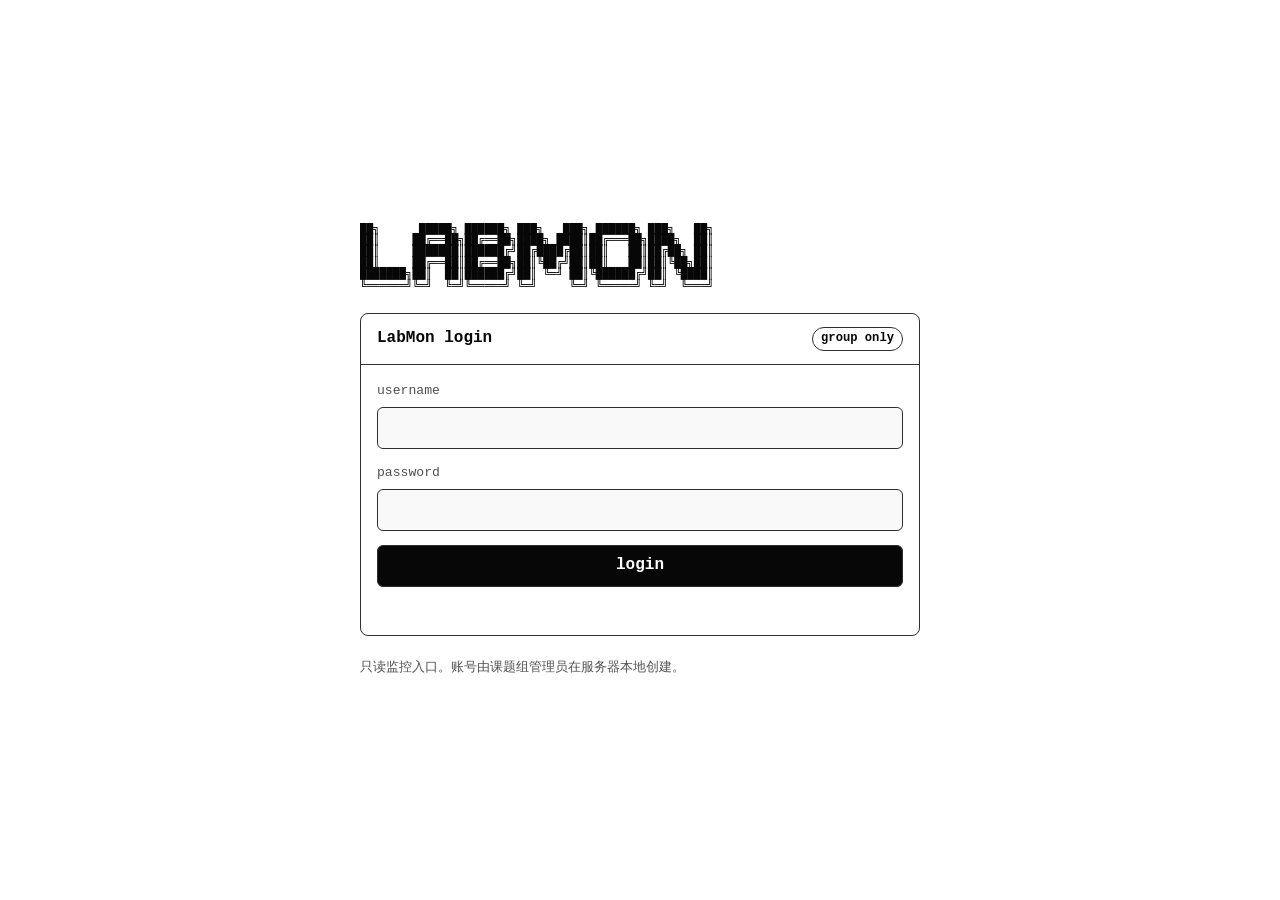
<file: static/login.html>
<!doctype html>
<html lang="zh-CN">
  <head>
    <meta charset="utf-8" />
    <meta name="viewport" content="width=device-width, initial-scale=1" />
    <title>LabMon Login</title>
    <style>
      :root {
        --bg: oklch(1 0 0);
        --paper: oklch(0.982 0 0);
        --ink: oklch(0.13 0 0);
        --muted: oklch(0.43 0 0);
        --line: oklch(0.3 0 0);
        --faint: oklch(0.88 0 0);
        --blue: oklch(0.43 0.08 215);
        --blue-soft: oklch(0.925 0.03 215);
        --red: oklch(0.56 0.175 25);
        color-scheme: light;
      }

      * {
        box-sizing: border-box;
      }

      html {
        min-width: 320px;
        background: var(--bg);
        color: var(--ink);
        font-family: ui-monospace, SFMono-Regular, Menlo, Monaco, Consolas, "Liberation Mono", monospace;
        line-height: 1.45;
      }

      body {
        display: grid;
        min-height: 100vh;
        margin: 0;
        padding: clamp(18px, 4vw, 36px);
        background: var(--bg);
      }

      main {
        display: grid;
        align-content: center;
        gap: 22px;
        width: min(100%, 560px);
        margin: 0 auto;
      }

      h1,
      p,
      pre {
        margin: 0;
      }

      .ascii {
        overflow: hidden;
        color: var(--ink);
        font-size: 0.68rem;
        line-height: 1.05;
        white-space: pre;
      }

      .panel {
        overflow: hidden;
        border: 1px solid var(--line);
        border-radius: 8px;
        background: var(--bg);
      }

      .panel-head {
        display: flex;
        align-items: center;
        justify-content: space-between;
        gap: 12px;
        padding: 13px 16px;
        border-bottom: 1px solid var(--line);
      }

      .panel-head h1 {
        font-size: 1rem;
        line-height: 1.2;
      }

      .badge {
        min-height: 23px;
        border: 1px solid var(--line);
        border-radius: 999px;
        padding: 2px 8px;
        background: var(--bg);
        font-size: 0.76rem;
        font-weight: 750;
      }

      form {
        display: grid;
        gap: 14px;
        padding: 16px;
      }

      label {
        display: grid;
        gap: 7px;
        color: var(--muted);
        font-size: 0.82rem;
      }

      input {
        width: 100%;
        min-height: 42px;
        border: 1px solid var(--line);
        border-radius: 6px;
        padding: 8px 10px;
        background: var(--paper);
        color: var(--ink);
        font: inherit;
        font-size: 0.94rem;
      }

      input:focus {
        outline: 3px solid var(--blue-soft);
        outline-offset: 2px;
      }

      button {
        min-height: 42px;
        border: 1px solid var(--line);
        border-radius: 6px;
        background: var(--ink);
        color: var(--bg);
        font: inherit;
        font-weight: 750;
        cursor: pointer;
      }

      button:hover {
        background: var(--blue);
      }

      button:disabled {
        cursor: wait;
        opacity: 0.65;
      }

      .message {
        min-height: 1.4em;
        color: var(--red);
        font-size: 0.82rem;
      }

      .note {
        color: var(--muted);
        font-size: 0.84rem;
      }

      @media (max-width: 520px) {
        .ascii {
          font-size: 0.47rem;
        }
      }
    </style>
  </head>
  <body>
    <main>
      <pre class="ascii">██╗      █████╗ ██████╗ ███╗   ███╗ ██████╗ ███╗   ██╗
██║     ██╔══██╗██╔══██╗████╗ ████║██╔═══██╗████╗  ██║
██║     ███████║██████╔╝██╔████╔██║██║   ██║██╔██╗ ██║
██║     ██╔══██║██╔══██╗██║╚██╔╝██║██║   ██║██║╚██╗██║
███████╗██║  ██║██████╔╝██║ ╚═╝ ██║╚██████╔╝██║ ╚████║
╚══════╝╚═╝  ╚═╝╚═════╝ ╚═╝     ╚═╝ ╚═════╝ ╚═╝  ╚═══╝</pre>

      <section class="panel">
        <div class="panel-head">
          <h1>LabMon login</h1>
          <span class="badge">group only</span>
        </div>
        <form id="login-form">
          <label>
            username
            <input id="username" name="username" autocomplete="username" required />
          </label>
          <label>
            password
            <input id="password" name="password" type="password" autocomplete="current-password" required />
          </label>
          <button id="login-button" type="submit">login</button>
          <p id="message" class="message" aria-live="polite"></p>
        </form>
      </section>

      <p class="note">只读监控入口。账号由课题组管理员在服务器本地创建。</p>
    </main>

    <script>
      const form = document.querySelector("#login-form");
      const button = document.querySelector("#login-button");
      const message = document.querySelector("#message");
      const params = new URLSearchParams(window.location.search);
      const next = params.get("next") || "/";
      const target = next.startsWith("/") && !next.startsWith("//") ? next : "/";

      form.addEventListener("submit", async (event) => {
        event.preventDefault();
        message.textContent = "";
        button.disabled = true;
        try {
          const response = await fetch("/api/login", {
            method: "POST",
            credentials: "same-origin",
            headers: { "Content-Type": "application/json", Accept: "application/json" },
            body: JSON.stringify({
              username: document.querySelector("#username").value,
              password: document.querySelector("#password").value,
            }),
          });
          if (!response.ok) {
            const payload = await response.json().catch(() => ({}));
            throw new Error(payload.detail?.message || payload.message || "登录失败");
          }
          window.location.assign(target);
        } catch (error) {
          message.textContent = error.message;
        } finally {
          button.disabled = false;
        }
      });
    </script>
  </body>
</html>
</file>
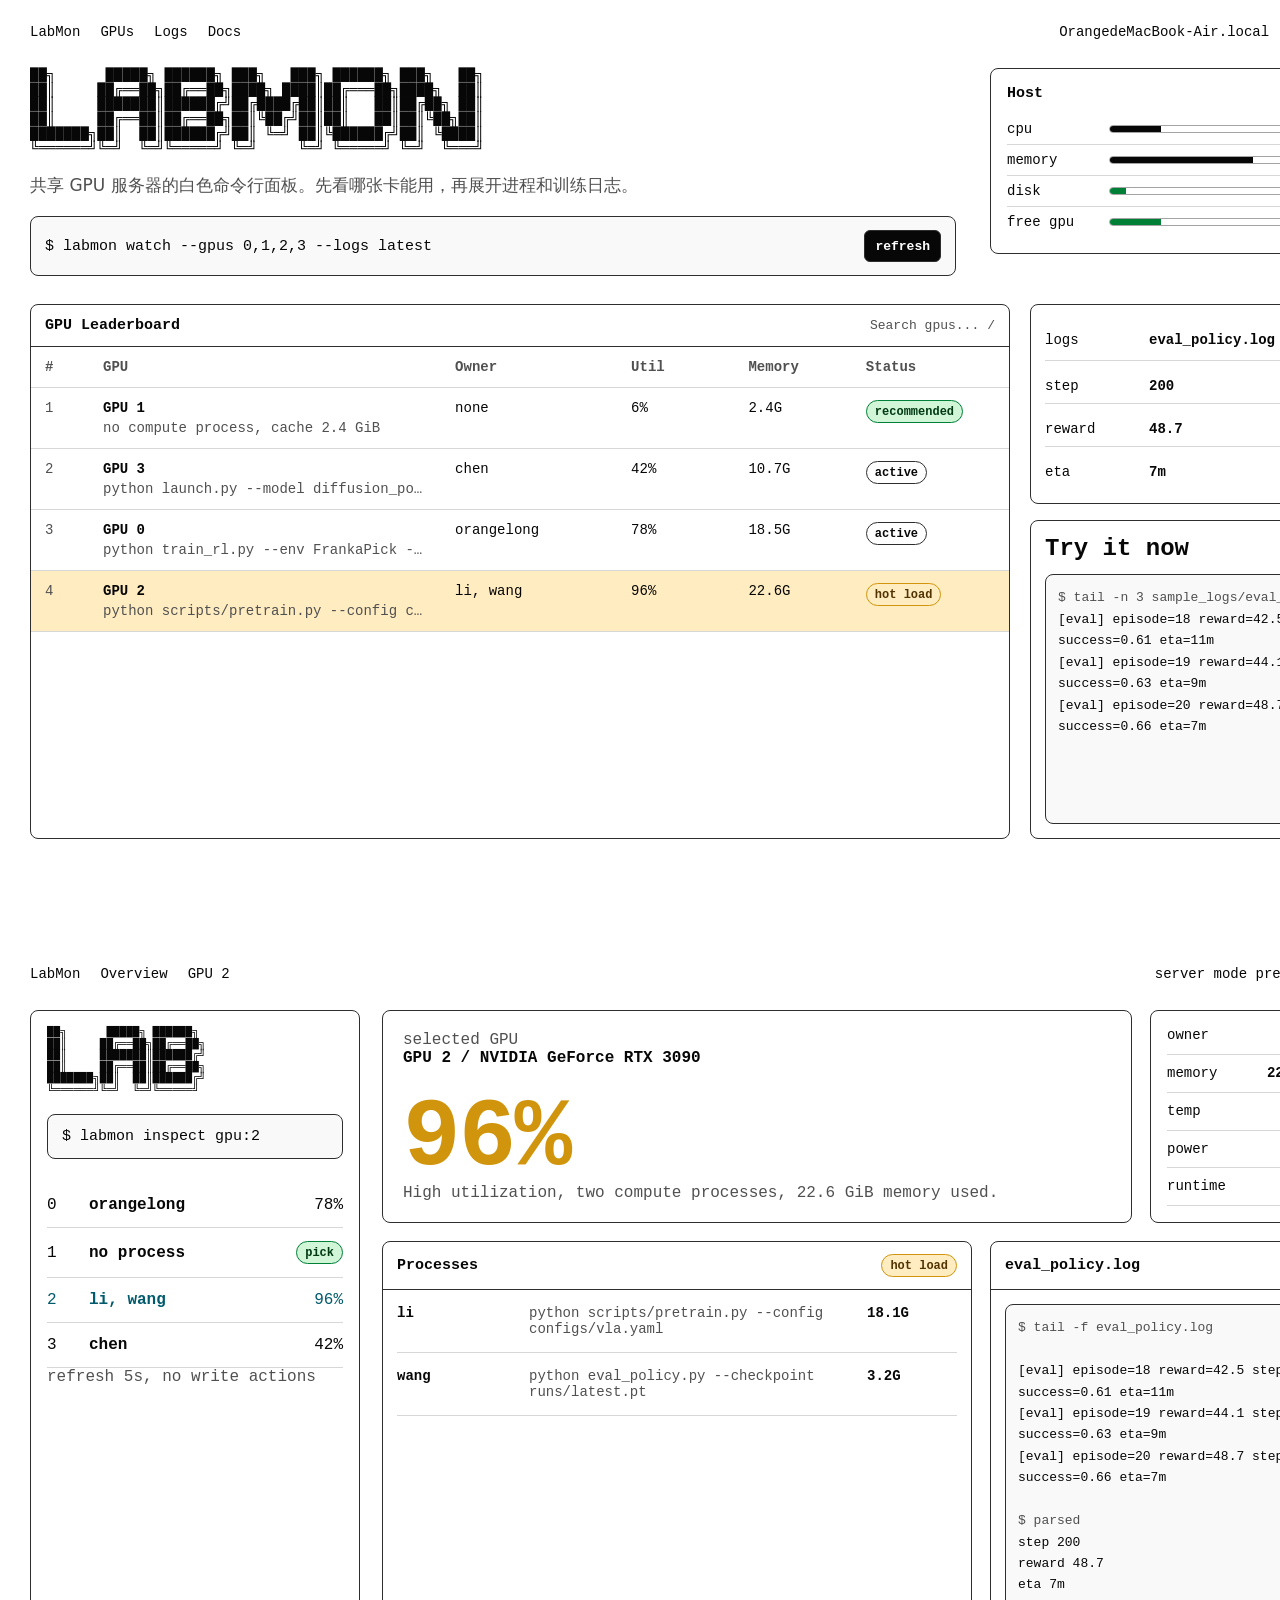
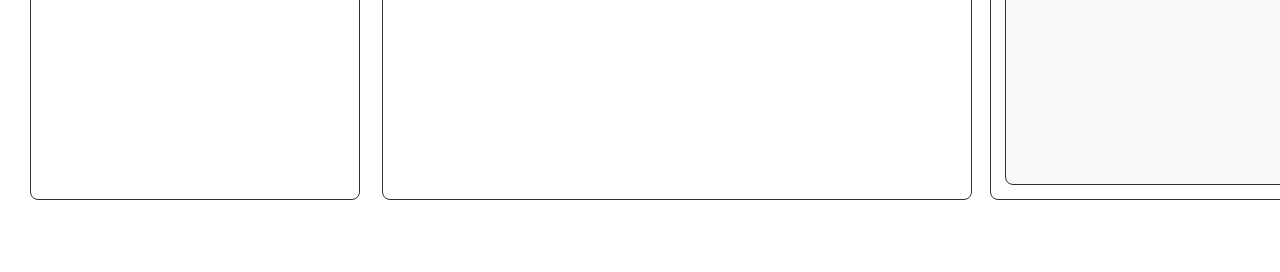
<file: static/designs/skills-white.html>
<!doctype html>
<html lang="zh-CN">
  <head>
    <meta charset="utf-8" />
    <meta name="viewport" content="width=device-width, initial-scale=1" />
    <title>LabMon White CLI Concepts</title>
    <style>
      :root {
        --bg: oklch(1.000 0.000 0);
        --paper: oklch(0.982 0.000 0);
        --ink: oklch(0.130 0.000 0);
        --muted: oklch(0.430 0.000 0);
        --faint: oklch(0.880 0.000 0);
        --line: oklch(0.720 0.000 0);
        --line-strong: oklch(0.300 0.000 0);
        --green: oklch(0.520 0.145 150);
        --green-soft: oklch(0.935 0.055 150);
        --amber: oklch(0.710 0.145 80);
        --amber-soft: oklch(0.948 0.060 85);
        --red: oklch(0.560 0.175 25);
        --red-soft: oklch(0.948 0.045 25);
        --blue: oklch(0.430 0.080 215);
      }

      * {
        box-sizing: border-box;
      }

      html,
      body {
        scrollbar-width: none;
      }

      html::-webkit-scrollbar,
      body::-webkit-scrollbar {
        display: none;
      }

      body {
        margin: 0;
        background: var(--bg);
        color: var(--ink);
        font-family: ui-monospace, SFMono-Regular, Menlo, Monaco, Consolas, "Liberation Mono", monospace;
      }

      .concept {
        width: 1440px;
        height: 900px;
        margin: 0 auto 36px;
        overflow: hidden;
        padding: 24px 30px;
        background: var(--bg);
      }

      .nav {
        display: flex;
        align-items: center;
        justify-content: space-between;
        gap: 18px;
        margin-bottom: 28px;
        font-size: 14px;
      }

      .nav a,
      .nav span {
        color: var(--ink);
        text-decoration: none;
      }

      .nav__links {
        display: flex;
        gap: 20px;
      }

      .hero {
        display: grid;
        grid-template-columns: minmax(0, 1fr) 420px;
        gap: 34px;
        align-items: start;
        margin-bottom: 28px;
      }

      .ascii {
        margin: 0;
        color: var(--ink);
        font-size: 14px;
        line-height: 1.05;
        white-space: pre;
      }

      h1,
      h2,
      h3,
      p {
        margin: 0;
      }

      .tagline {
        max-width: 68ch;
        margin-top: 16px;
        color: var(--muted);
        font-family: Inter, ui-sans-serif, system-ui, -apple-system, BlinkMacSystemFont, "Segoe UI", sans-serif;
        font-size: 17px;
        line-height: 1.55;
      }

      .command {
        display: flex;
        align-items: center;
        justify-content: space-between;
        gap: 12px;
        margin-top: 18px;
        border: 1px solid var(--line-strong);
        border-radius: 8px;
        padding: 13px 14px;
        background: var(--paper);
      }

      .command code {
        color: var(--ink);
        font-size: 15px;
      }

      .command button,
      .plain-button {
        min-height: 32px;
        border: 1px solid var(--line-strong);
        border-radius: 6px;
        background: var(--ink);
        color: var(--bg);
        padding: 5px 10px;
        font: inherit;
        font-size: 13px;
        font-weight: 700;
      }

      .status-box {
        border: 1px solid var(--line-strong);
        border-radius: 8px;
        padding: 16px;
        background: var(--bg);
      }

      .status-box h2 {
        margin-bottom: 12px;
        font-size: 15px;
      }

      .stat-line {
        display: grid;
        grid-template-columns: 92px minmax(0, 1fr) 70px;
        gap: 10px;
        align-items: center;
        padding: 7px 0;
        border-top: 1px solid var(--faint);
        font-size: 14px;
      }

      .stat-line:first-of-type {
        border-top: 0;
      }

      .meter {
        height: 8px;
        border: 1px solid var(--line);
        border-radius: 999px;
        overflow: hidden;
        background: var(--bg);
      }

      .fill {
        width: var(--value);
        height: 100%;
        background: var(--ink);
      }

      .fill.green {
        background: var(--green);
      }

      .fill.amber {
        background: var(--amber);
      }

      .layout {
        display: grid;
        grid-template-columns: minmax(0, 1fr) 380px;
        gap: 20px;
      }

      .panel {
        border: 1px solid var(--line-strong);
        border-radius: 8px;
        background: var(--bg);
      }

      .panel-head {
        display: flex;
        align-items: center;
        justify-content: space-between;
        padding: 12px 14px;
        border-bottom: 1px solid var(--line-strong);
      }

      .panel-head h2 {
        font-size: 15px;
      }

      .search {
        display: flex;
        align-items: center;
        gap: 8px;
        color: var(--muted);
        font-size: 13px;
      }

      table {
        width: 100%;
        border-collapse: collapse;
        table-layout: fixed;
      }

      th,
      td {
        padding: 12px 14px;
        border-bottom: 1px solid var(--faint);
        text-align: left;
        vertical-align: top;
        font-size: 14px;
      }

      th {
        color: var(--muted);
        font-weight: 600;
      }

      .rank {
        width: 58px;
        color: var(--muted);
      }

      .gpu-col {
        width: 36%;
      }

      .owner-col {
        width: 18%;
      }

      .num-col {
        width: 12%;
      }

      .task {
        margin-top: 4px;
        color: var(--muted);
        overflow: hidden;
        text-overflow: ellipsis;
        white-space: nowrap;
      }

      .badge {
        display: inline-flex;
        align-items: center;
        min-height: 23px;
        border: 1px solid var(--line-strong);
        border-radius: 999px;
        padding: 2px 8px;
        color: var(--ink);
        background: var(--bg);
        font-size: 12px;
        font-weight: 700;
        white-space: nowrap;
      }

      .badge.green {
        border-color: var(--green);
        background: var(--green-soft);
        color: oklch(0.300 0.090 150);
      }

      .badge.amber {
        border-color: var(--amber);
        background: var(--amber-soft);
        color: oklch(0.350 0.080 75);
      }

      .row-focus {
        background: var(--amber-soft);
      }

      .side-stack {
        display: grid;
        gap: 16px;
      }

      .log {
        padding: 14px;
      }

      .log-title {
        display: flex;
        align-items: center;
        justify-content: space-between;
        gap: 12px;
        margin-bottom: 12px;
      }

      .terminal {
        height: 250px;
        overflow: hidden;
        border: 1px solid var(--line-strong);
        border-radius: 8px;
        background: var(--paper);
        padding: 12px;
        color: var(--ink);
        font-size: 13px;
        line-height: 1.65;
      }

      .terminal .muted {
        color: var(--muted);
      }

      .directory {
        display: grid;
        gap: 8px;
        padding: 14px;
      }

      .directory-row {
        display: grid;
        grid-template-columns: 92px minmax(0, 1fr) auto;
        gap: 12px;
        align-items: center;
        padding: 9px 0;
        border-bottom: 1px solid var(--faint);
        font-size: 14px;
      }

      .directory-row:last-child {
        border-bottom: 0;
      }

      .muted-text {
        color: var(--muted);
      }

      .concept-b {
        padding: 30px;
      }

      .detail-shell {
        display: grid;
        grid-template-columns: 330px minmax(0, 1fr);
        gap: 22px;
        height: 790px;
      }

      .sidebar {
        display: grid;
        grid-template-rows: auto 1fr auto;
        padding: 16px;
      }

      .sidebar .ascii {
        font-size: 11px;
      }

      .sidebar-list {
        margin-top: 24px;
      }

      .sidebar-item {
        display: grid;
        grid-template-columns: 32px minmax(0, 1fr) auto;
        gap: 10px;
        align-items: center;
        padding: 13px 0;
        border-bottom: 1px solid var(--faint);
      }

      .sidebar-item.active {
        color: var(--blue);
      }

      .detail-main {
        display: grid;
        grid-template-rows: auto 1fr;
        gap: 18px;
      }

      .detail-header {
        display: grid;
        grid-template-columns: minmax(0, 1fr) 260px;
        gap: 18px;
      }

      .big-card {
        padding: 20px;
      }

      .big-number {
        margin-top: 26px;
        font-size: 96px;
        line-height: 0.95;
        font-weight: 850;
        letter-spacing: -0.02em;
      }

      .big-number.green {
        color: var(--green);
      }

      .big-number.amber {
        color: var(--amber);
      }

      .kv {
        display: grid;
        gap: 10px;
        padding: 16px;
      }

      .kv div {
        display: flex;
        justify-content: space-between;
        gap: 14px;
        padding-bottom: 9px;
        border-bottom: 1px solid var(--faint);
        font-size: 14px;
      }

      .detail-grid {
        display: grid;
        grid-template-columns: minmax(0, 1fr) 420px;
        gap: 18px;
        min-height: 0;
      }

      .process-list {
        padding: 14px;
      }

      .process-line {
        display: grid;
        grid-template-columns: 120px minmax(0, 1fr) 90px;
        gap: 12px;
        padding: 15px 0;
        border-bottom: 1px solid var(--faint);
        font-size: 14px;
      }

      .process-line code {
        color: var(--muted);
      }

      .log-large {
        display: grid;
        grid-template-rows: auto 1fr;
        min-height: 0;
      }

      .log-large .terminal {
        height: auto;
        margin: 14px;
      }
    </style>
  </head>
  <body>
    <section id="skills-white-a" class="concept">
      <nav class="nav">
        <div class="nav__links">
          <a href="#">LabMon</a>
          <a href="#">GPUs</a>
          <a href="#">Logs</a>
          <a href="#">Docs</a>
        </div>
        <div class="nav__links">
          <span>OrangedeMacBook-Air.local</span>
          <span>demo</span>
          <span>16:01:28</span>
        </div>
      </nav>

      <header class="hero">
        <div>
          <pre class="ascii">██╗      █████╗ ██████╗ ███╗   ███╗ ██████╗ ███╗   ██╗
██║     ██╔══██╗██╔══██╗████╗ ████║██╔═══██╗████╗  ██║
██║     ███████║██████╔╝██╔████╔██║██║   ██║██╔██╗ ██║
██║     ██╔══██║██╔══██╗██║╚██╔╝██║██║   ██║██║╚██╗██║
███████╗██║  ██║██████╔╝██║ ╚═╝ ██║╚██████╔╝██║ ╚████║
╚══════╝╚═╝  ╚═╝╚═════╝ ╚═╝     ╚═╝ ╚═════╝ ╚═╝  ╚═══╝</pre>
          <p class="tagline">共享 GPU 服务器的白色命令行面板。先看哪张卡能用，再展开进程和训练日志。</p>
          <div class="command">
            <code>$ labmon watch --gpus 0,1,2,3 --logs latest</code>
            <button type="button">refresh</button>
          </div>
        </div>

        <aside class="status-box">
          <h2>Host</h2>
          <div class="stat-line"><span>cpu</span><div class="meter"><div class="fill" style="--value: 25%"></div></div><strong>25%</strong></div>
          <div class="stat-line"><span>memory</span><div class="meter"><div class="fill" style="--value: 71%"></div></div><strong>10.9G</strong></div>
          <div class="stat-line"><span>disk</span><div class="meter"><div class="fill green" style="--value: 8%"></div></div><strong>12.1G</strong></div>
          <div class="stat-line"><span>free gpu</span><div class="meter"><div class="fill green" style="--value: 25%"></div></div><strong>1 / 4</strong></div>
        </aside>
      </header>

      <main class="layout">
        <section class="panel">
          <div class="panel-head">
            <h2>GPU Leaderboard</h2>
            <div class="search"><span>Search gpus...</span><span>/</span></div>
          </div>
          <table>
            <thead>
              <tr>
                <th class="rank">#</th>
                <th class="gpu-col">GPU</th>
                <th class="owner-col">Owner</th>
                <th class="num-col">Util</th>
                <th class="num-col">Memory</th>
                <th>Status</th>
              </tr>
            </thead>
            <tbody>
              <tr>
                <td class="rank">1</td>
                <td><strong>GPU 1</strong><div class="task">no compute process, cache 2.4 GiB</div></td>
                <td>none</td>
                <td>6%</td>
                <td>2.4G</td>
                <td><span class="badge green">recommended</span></td>
              </tr>
              <tr>
                <td class="rank">2</td>
                <td><strong>GPU 3</strong><div class="task">python launch.py --model diffusion_policy</div></td>
                <td>chen</td>
                <td>42%</td>
                <td>10.7G</td>
                <td><span class="badge">active</span></td>
              </tr>
              <tr>
                <td class="rank">3</td>
                <td><strong>GPU 0</strong><div class="task">python train_rl.py --env FrankaPick --gpu 0</div></td>
                <td>orangelong</td>
                <td>78%</td>
                <td>18.5G</td>
                <td><span class="badge">active</span></td>
              </tr>
              <tr class="row-focus">
                <td class="rank">4</td>
                <td><strong>GPU 2</strong><div class="task">python scripts/pretrain.py --config configs/vla.yaml</div></td>
                <td>li, wang</td>
                <td>96%</td>
                <td>22.6G</td>
                <td><span class="badge amber">hot load</span></td>
              </tr>
            </tbody>
          </table>
        </section>

        <aside class="side-stack">
          <section class="panel directory">
            <div class="directory-row"><span>logs</span><strong>eval_policy.log</strong><span class="badge">tail</span></div>
            <div class="directory-row"><span>step</span><strong>200</strong><span>moving</span></div>
            <div class="directory-row"><span>reward</span><strong>48.7</strong><span>+4.6</span></div>
            <div class="directory-row"><span>eta</span><strong>7m</strong><span>recent</span></div>
          </section>

          <section class="panel log">
            <div class="log-title">
              <h2>Try it now</h2>
              <span class="badge">read only</span>
            </div>
            <div class="terminal">
              <div class="muted">$ tail -n 3 sample_logs/eval_policy.log</div>
              <div>[eval] episode=18 reward=42.5 step=180 success=0.61 eta=11m</div>
              <div>[eval] episode=19 reward=44.1 step=190 success=0.63 eta=9m</div>
              <div>[eval] episode=20 reward=48.7 step=200 success=0.66 eta=7m</div>
            </div>
          </section>
        </aside>
      </main>
    </section>

    <section id="skills-white-b" class="concept concept-b">
      <nav class="nav">
        <div class="nav__links">
          <a href="#">LabMon</a>
          <a href="#">Overview</a>
          <a href="#">GPU 2</a>
        </div>
        <div class="nav__links">
          <span>server mode preview</span>
          <span>read only</span>
        </div>
      </nav>

      <main class="detail-shell">
        <aside class="panel sidebar">
          <div>
            <pre class="ascii">██╗      █████╗ ██████╗
██║     ██╔══██╗██╔══██╗
██║     ███████║██████╔╝
██║     ██╔══██║██╔══██╗
███████╗██║  ██║██████╔╝
╚══════╝╚═╝  ╚═╝╚═════╝</pre>
            <div class="command"><code>$ labmon inspect gpu:2</code></div>
            <div class="sidebar-list">
              <div class="sidebar-item"><span>0</span><strong>orangelong</strong><span>78%</span></div>
              <div class="sidebar-item"><span>1</span><strong>no process</strong><span class="badge green">pick</span></div>
              <div class="sidebar-item active"><span>2</span><strong>li, wang</strong><span>96%</span></div>
              <div class="sidebar-item"><span>3</span><strong>chen</strong><span>42%</span></div>
            </div>
          </div>
          <p class="muted-text">refresh 5s, no write actions</p>
        </aside>

        <section class="detail-main">
          <div class="detail-header">
            <article class="panel big-card">
              <p class="muted-text">selected GPU</p>
              <h1>GPU 2 / NVIDIA GeForce RTX 3090</h1>
              <div class="big-number amber">96%</div>
              <p class="muted-text">High utilization, two compute processes, 22.6 GiB memory used.</p>
            </article>

            <aside class="panel kv">
              <div><span>owner</span><strong>li, wang</strong></div>
              <div><span>memory</span><strong>22.6 / 24.0 GiB</strong></div>
              <div><span>temp</span><strong>72 C</strong></div>
              <div><span>power</span><strong>337 / 350 W</strong></div>
              <div><span>runtime</span><strong>5h 9m</strong></div>
            </aside>
          </div>

          <div class="detail-grid">
            <section class="panel process-list">
              <div class="panel-head" style="margin: -14px -14px 0">
                <h2>Processes</h2>
                <span class="badge amber">hot load</span>
              </div>
              <div class="process-line"><strong>li</strong><code>python scripts/pretrain.py --config configs/vla.yaml</code><strong>18.1G</strong></div>
              <div class="process-line"><strong>wang</strong><code>python eval_policy.py --checkpoint runs/latest.pt</code><strong>3.2G</strong></div>
            </section>

            <section class="panel log-large">
              <div class="panel-head">
                <h2>eval_policy.log</h2>
                <span class="badge">tail</span>
              </div>
              <div class="terminal">
                <div class="muted">$ tail -f eval_policy.log</div>
                <br />
                <div>[eval] episode=18 reward=42.5 step=180 success=0.61 eta=11m</div>
                <div>[eval] episode=19 reward=44.1 step=190 success=0.63 eta=9m</div>
                <div>[eval] episode=20 reward=48.7 step=200 success=0.66 eta=7m</div>
                <br />
                <div class="muted">$ parsed</div>
                <div>step 200</div>
                <div>reward 48.7</div>
                <div>eta 7m</div>
              </div>
            </section>
          </div>
        </section>
      </main>
    </section>
  </body>
</html>
</file>
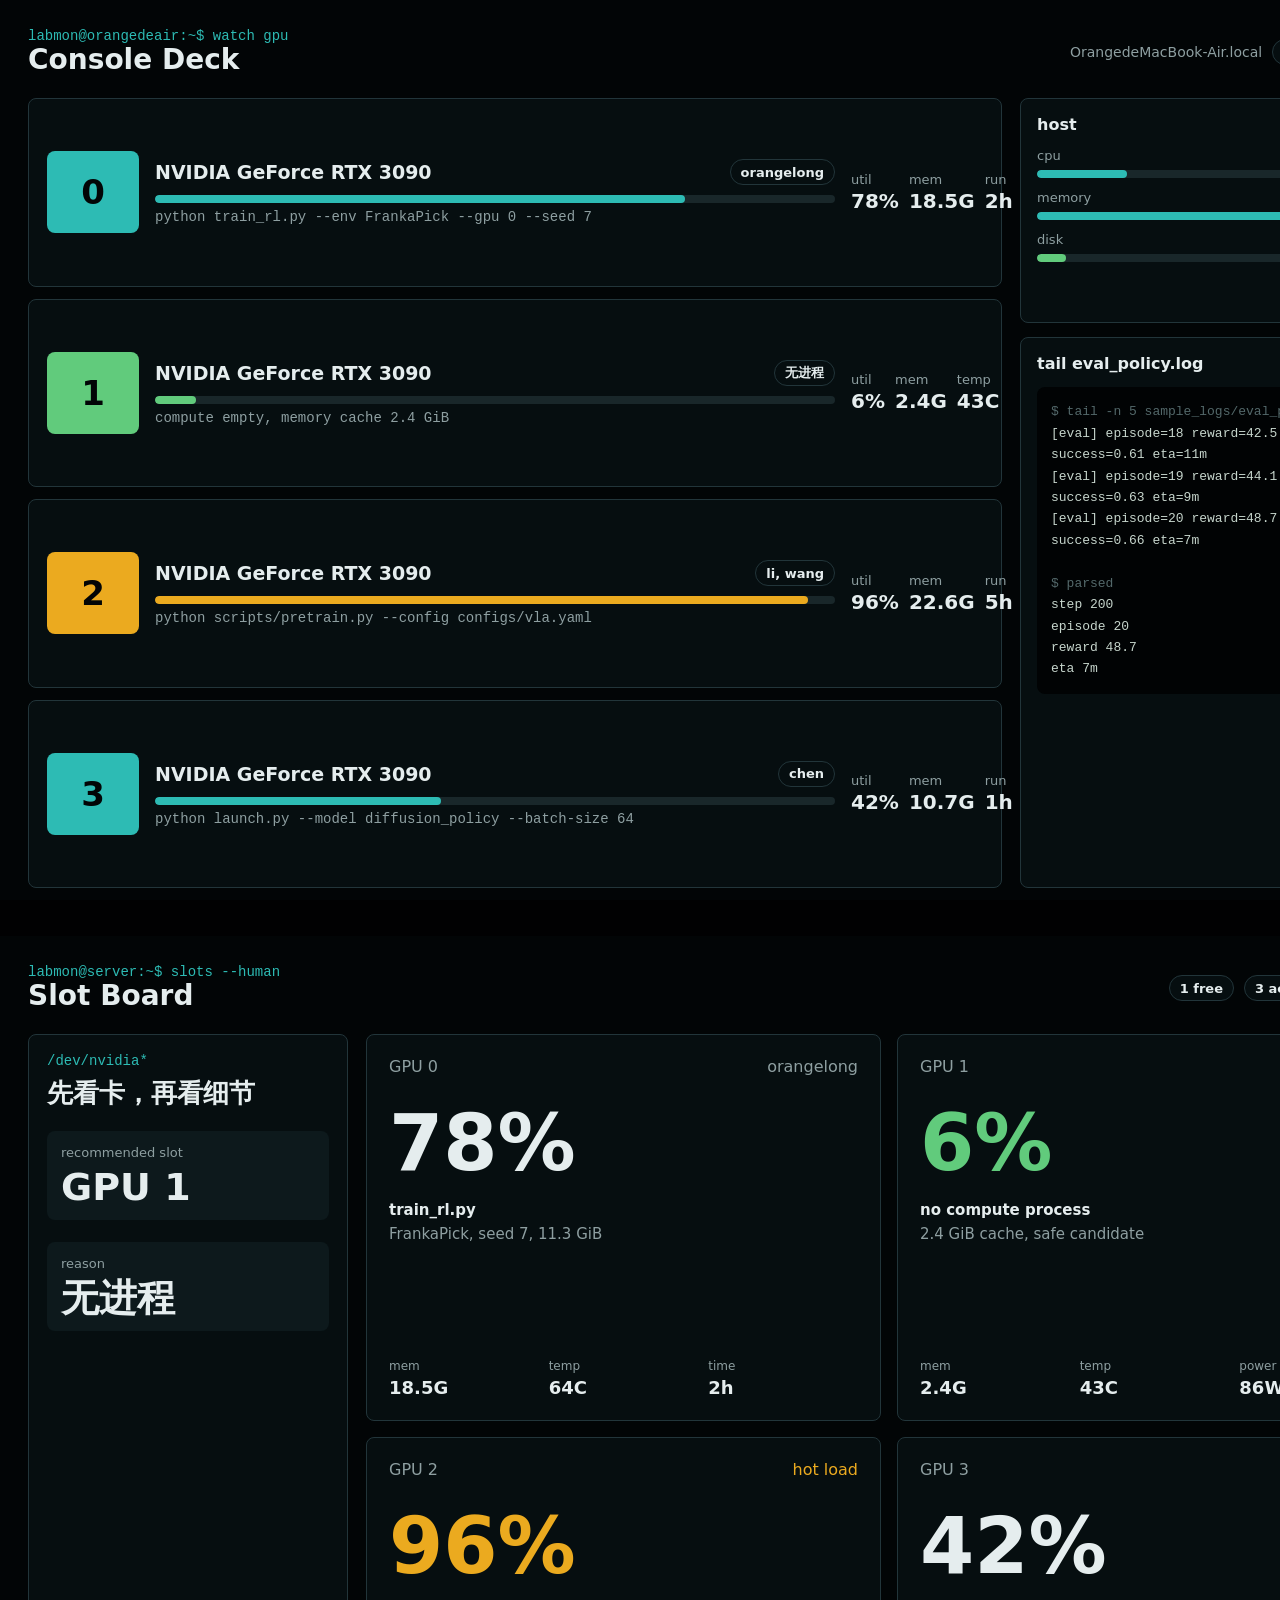
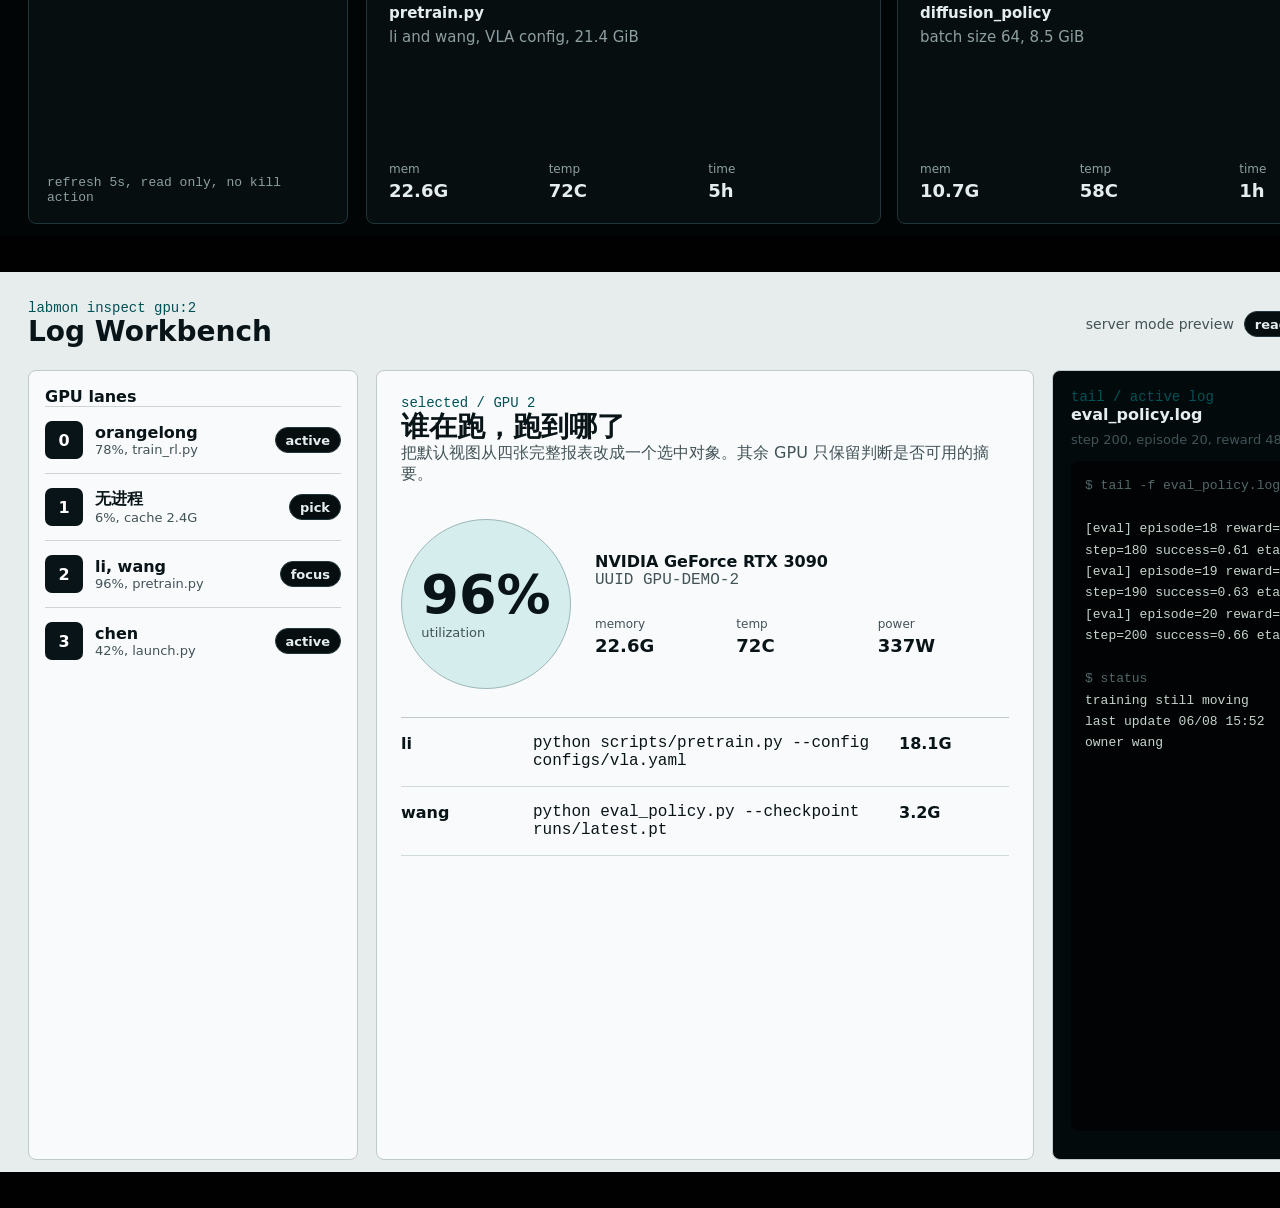
<file: static/designs/terminal-concepts.html>
<!doctype html>
<html lang="zh-CN">
  <head>
    <meta charset="utf-8" />
    <meta name="viewport" content="width=device-width, initial-scale=1" />
    <title>LabMon Terminal Concepts</title>
    <style>
      :root {
        --ink: oklch(0.940 0.008 205);
        --muted: oklch(0.690 0.020 205);
        --dim: oklch(0.500 0.025 205);
        --bg: oklch(0.110 0.010 215);
        --panel: oklch(0.155 0.014 215);
        --panel-2: oklch(0.205 0.018 215);
        --line: oklch(0.315 0.026 215);
        --teal: oklch(0.720 0.115 190);
        --green: oklch(0.760 0.150 150);
        --amber: oklch(0.780 0.155 80);
        --red: oklch(0.670 0.175 25);
        --blue: oklch(0.710 0.100 230);
        --surface-light: oklch(0.940 0.006 210);
        --ink-light: oklch(0.180 0.018 215);
        --muted-light: oklch(0.430 0.022 215);
      }

      * {
        box-sizing: border-box;
      }

      body {
        margin: 0;
        background: oklch(0.070 0.006 215);
        color: var(--ink);
        font-family: Inter, ui-sans-serif, system-ui, -apple-system, BlinkMacSystemFont, "Segoe UI", sans-serif;
        scrollbar-width: none;
      }

      body::-webkit-scrollbar {
        display: none;
      }

      .concept {
        width: 1440px;
        height: 900px;
        margin: 0 auto 36px;
        padding: 28px;
        overflow: hidden;
        background: var(--bg);
      }

      .mono {
        font-family: ui-monospace, SFMono-Regular, Menlo, Monaco, Consolas, "Liberation Mono", monospace;
      }

      .prompt {
        color: var(--teal);
        font-family: ui-monospace, SFMono-Regular, Menlo, Monaco, Consolas, "Liberation Mono", monospace;
        font-size: 14px;
        letter-spacing: 0;
      }

      .top {
        display: flex;
        align-items: center;
        justify-content: space-between;
        gap: 20px;
        margin-bottom: 22px;
      }

      h1,
      h2,
      h3,
      p {
        margin: 0;
      }

      h1 {
        font-size: 28px;
        line-height: 1.15;
        letter-spacing: 0;
      }

      h2 {
        font-size: 16px;
        letter-spacing: 0;
      }

      .meta {
        display: flex;
        align-items: center;
        gap: 10px;
        color: var(--muted);
        font-size: 14px;
      }

      .pill {
        display: inline-flex;
        align-items: center;
        min-height: 26px;
        border: 1px solid var(--line);
        border-radius: 999px;
        padding: 3px 10px;
        color: var(--ink);
        background: var(--panel);
        font-size: 13px;
        font-weight: 700;
      }

      .panel {
        border: 1px solid var(--line);
        border-radius: 8px;
        background: var(--panel);
      }

      .bar {
        height: 8px;
        overflow: hidden;
        border-radius: 999px;
        background: oklch(0.260 0.020 215);
      }

      .fill {
        width: var(--value);
        height: 100%;
        border-radius: inherit;
        background: var(--teal);
      }

      .fill.hot {
        background: var(--amber);
      }

      .fill.free {
        background: var(--green);
      }

      .grid-a {
        display: grid;
        grid-template-columns: minmax(0, 1fr) 392px;
        gap: 18px;
        height: 790px;
      }

      .gpu-stack {
        display: grid;
        gap: 12px;
      }

      .gpu-row {
        display: grid;
        grid-template-columns: 92px minmax(0, 1fr) 132px;
        gap: 16px;
        align-items: center;
        padding: 18px;
      }

      .slot {
        display: grid;
        place-items: center;
        height: 82px;
        border-radius: 8px;
        color: var(--bg);
        background: var(--teal);
        font-size: 34px;
        font-weight: 850;
        font-variant-numeric: tabular-nums;
      }

      .slot.free {
        background: var(--green);
      }

      .slot.hot {
        background: var(--amber);
      }

      .gpu-main {
        min-width: 0;
      }

      .gpu-title {
        display: flex;
        align-items: center;
        justify-content: space-between;
        gap: 14px;
        margin-bottom: 10px;
      }

      .gpu-title strong {
        font-size: 19px;
      }

      .gpu-sub {
        margin-top: 6px;
        color: var(--muted);
        font-size: 14px;
        overflow: hidden;
        text-overflow: ellipsis;
        white-space: nowrap;
      }

      .gpu-metrics {
        display: grid;
        grid-template-columns: repeat(3, 1fr);
        gap: 10px;
        color: var(--muted);
        font-size: 13px;
      }

      .gpu-metrics strong {
        display: block;
        margin-top: 2px;
        color: var(--ink);
        font-size: 20px;
        font-variant-numeric: tabular-nums;
      }

      .right-column {
        display: grid;
        gap: 14px;
        grid-template-rows: 225px 1fr;
        min-height: 0;
      }

      .host-panel {
        padding: 16px;
      }

      .host-panel h2,
      .log-panel h2 {
        margin-bottom: 14px;
      }

      .meter {
        display: grid;
        gap: 7px;
        margin-top: 12px;
      }

      .meter-row {
        display: flex;
        justify-content: space-between;
        color: var(--muted);
        font-size: 13px;
      }

      .meter-row strong {
        color: var(--ink);
      }

      .log-panel {
        min-height: 0;
        padding: 16px;
      }

      .terminal {
        min-height: 0;
        border-radius: 8px;
        background: oklch(0.090 0.010 215);
        color: oklch(0.860 0.020 160);
        padding: 14px;
        font-size: 13px;
        line-height: 1.65;
        overflow: hidden;
      }

      .terminal .muted-line {
        color: var(--dim);
      }

      .grid-b {
        display: grid;
        grid-template-columns: 320px minmax(0, 1fr);
        gap: 18px;
        height: 790px;
      }

      .nav-rail {
        display: grid;
        grid-template-rows: auto 1fr auto;
        padding: 18px;
      }

      .nav-rail h1 {
        margin-top: 10px;
        font-size: 26px;
      }

      .summary-tile {
        margin-top: 22px;
        padding: 14px;
        border-radius: 8px;
        background: var(--panel-2);
      }

      .summary-tile span {
        display: block;
        color: var(--muted);
        font-size: 13px;
      }

      .summary-tile strong {
        display: block;
        margin-top: 8px;
        color: var(--ink);
        font-size: 38px;
        line-height: 1;
      }

      .slot-board {
        display: grid;
        grid-template-columns: repeat(2, minmax(0, 1fr));
        gap: 16px;
      }

      .slot-card {
        display: grid;
        grid-template-rows: auto 1fr auto;
        min-height: 380px;
        padding: 22px;
      }

      .slot-card .slot-head {
        display: flex;
        justify-content: space-between;
        gap: 12px;
        color: var(--muted);
      }

      .slot-card .big {
        margin-top: 28px;
        font-size: 78px;
        line-height: 1;
        font-weight: 850;
        font-variant-numeric: tabular-nums;
      }

      .slot-card .task {
        margin-top: 16px;
        color: var(--muted);
        font-size: 15px;
        line-height: 1.6;
      }

      .task strong {
        color: var(--ink);
      }

      .slot-foot {
        display: grid;
        grid-template-columns: repeat(3, 1fr);
        gap: 10px;
        margin-top: 24px;
      }

      .slot-foot span {
        color: var(--muted);
        font-size: 12px;
      }

      .slot-foot strong {
        display: block;
        margin-top: 3px;
        color: var(--ink);
        font-size: 18px;
      }

      .concept-c {
        background: var(--surface-light);
        color: var(--ink-light);
      }

      .concept-c .prompt {
        color: oklch(0.390 0.080 200);
      }

      .concept-c .meta,
      .concept-c .gpu-sub,
      .concept-c .meter-row,
      .concept-c .workbench-sub,
      .concept-c .log-note {
        color: var(--muted-light);
      }

      .concept-c .slot-foot span {
        color: var(--muted-light);
      }

      .concept-c .slot-foot strong {
        color: var(--ink-light);
      }

      .grid-c {
        display: grid;
        grid-template-columns: 330px minmax(0, 1fr) 360px;
        gap: 18px;
        height: 790px;
      }

      .light-panel {
        border: 1px solid oklch(0.830 0.010 210);
        border-radius: 8px;
        background: oklch(0.985 0.002 210);
      }

      .lane-list {
        padding: 16px;
      }

      .lane {
        display: grid;
        grid-template-columns: 38px minmax(0, 1fr) auto;
        gap: 12px;
        align-items: center;
        padding: 14px 0;
        border-top: 1px solid oklch(0.865 0.010 210);
      }

      .lane:first-child {
        border-top: 0;
      }

      .lane-num {
        display: grid;
        place-items: center;
        width: 38px;
        height: 38px;
        border-radius: 7px;
        background: var(--ink-light);
        color: white;
        font-weight: 850;
      }

      .lane strong {
        display: block;
      }

      .lane p {
        color: var(--muted-light);
        font-size: 13px;
      }

      .workbench {
        padding: 24px;
      }

      .selected-gpu {
        display: grid;
        grid-template-columns: 170px 1fr;
        gap: 24px;
        align-items: center;
        margin-top: 34px;
      }

      .dial {
        display: grid;
        place-items: center;
        width: 170px;
        height: 170px;
        border: 1px solid oklch(0.760 0.030 200);
        border-radius: 50%;
        background: oklch(0.930 0.025 200);
      }

      .dial strong {
        font-size: 54px;
        line-height: 1;
      }

      .dial span {
        color: var(--muted-light);
        font-size: 13px;
      }

      .process-large {
        margin-top: 28px;
        border-top: 1px solid oklch(0.830 0.010 210);
      }

      .process-large div {
        display: grid;
        grid-template-columns: 120px minmax(0, 1fr) 110px;
        gap: 12px;
        padding: 16px 0;
        border-bottom: 1px solid oklch(0.880 0.010 210);
      }

      .log-workbench {
        padding: 18px;
        background: oklch(0.135 0.014 215);
        color: var(--ink);
      }

      .log-workbench .terminal {
        height: 670px;
        margin-top: 14px;
      }

      .log-note {
        margin-top: 8px;
        font-size: 13px;
      }

      @media (max-width: 900px) {
        .concept {
          width: 100%;
          height: auto;
        }
      }
    </style>
  </head>
  <body>
    <section id="concept-a" class="concept">
      <div class="top">
        <div>
          <p class="prompt">labmon@orangedeair:~$ watch gpu</p>
          <h1>Console Deck</h1>
        </div>
        <div class="meta">
          <span>OrangedeMacBook-Air.local</span>
          <span class="pill">demo</span>
          <span class="mono">16:01:28</span>
        </div>
      </div>

      <div class="grid-a">
        <div class="gpu-stack">
          <article class="panel gpu-row">
            <div class="slot">0</div>
            <div class="gpu-main">
              <div class="gpu-title">
                <strong>NVIDIA GeForce RTX 3090</strong>
                <span class="pill">orangelong</span>
              </div>
              <div class="bar"><div class="fill" style="--value: 78%"></div></div>
              <p class="gpu-sub mono">python train_rl.py --env FrankaPick --gpu 0 --seed 7</p>
            </div>
            <div class="gpu-metrics">
              <span>util<strong>78%</strong></span>
              <span>mem<strong>18.5G</strong></span>
              <span>run<strong>2h</strong></span>
            </div>
          </article>

          <article class="panel gpu-row">
            <div class="slot free">1</div>
            <div class="gpu-main">
              <div class="gpu-title">
                <strong>NVIDIA GeForce RTX 3090</strong>
                <span class="pill">无进程</span>
              </div>
              <div class="bar"><div class="fill free" style="--value: 6%"></div></div>
              <p class="gpu-sub mono">compute empty, memory cache 2.4 GiB</p>
            </div>
            <div class="gpu-metrics">
              <span>util<strong>6%</strong></span>
              <span>mem<strong>2.4G</strong></span>
              <span>temp<strong>43C</strong></span>
            </div>
          </article>

          <article class="panel gpu-row">
            <div class="slot hot">2</div>
            <div class="gpu-main">
              <div class="gpu-title">
                <strong>NVIDIA GeForce RTX 3090</strong>
                <span class="pill">li, wang</span>
              </div>
              <div class="bar"><div class="fill hot" style="--value: 96%"></div></div>
              <p class="gpu-sub mono">python scripts/pretrain.py --config configs/vla.yaml</p>
            </div>
            <div class="gpu-metrics">
              <span>util<strong>96%</strong></span>
              <span>mem<strong>22.6G</strong></span>
              <span>run<strong>5h</strong></span>
            </div>
          </article>

          <article class="panel gpu-row">
            <div class="slot">3</div>
            <div class="gpu-main">
              <div class="gpu-title">
                <strong>NVIDIA GeForce RTX 3090</strong>
                <span class="pill">chen</span>
              </div>
              <div class="bar"><div class="fill" style="--value: 42%"></div></div>
              <p class="gpu-sub mono">python launch.py --model diffusion_policy --batch-size 64</p>
            </div>
            <div class="gpu-metrics">
              <span>util<strong>42%</strong></span>
              <span>mem<strong>10.7G</strong></span>
              <span>run<strong>1h</strong></span>
            </div>
          </article>
        </div>

        <aside class="right-column">
          <section class="panel host-panel">
            <h2>host</h2>
            <div class="meter">
              <div class="meter-row"><span>cpu</span><strong>25%</strong></div>
              <div class="bar"><div class="fill" style="--value: 25%"></div></div>
            </div>
            <div class="meter">
              <div class="meter-row"><span>memory</span><strong>10.9 / 24 GiB</strong></div>
              <div class="bar"><div class="fill" style="--value: 71%"></div></div>
            </div>
            <div class="meter">
              <div class="meter-row"><span>disk</span><strong>12.1 / 460 GiB</strong></div>
              <div class="bar"><div class="fill free" style="--value: 8%"></div></div>
            </div>
          </section>

          <section class="panel log-panel">
            <h2>tail eval_policy.log</h2>
            <div class="terminal mono">
              <div class="muted-line">$ tail -n 5 sample_logs/eval_policy.log</div>
              <div>[eval] episode=18 reward=42.5 step=180 success=0.61 eta=11m</div>
              <div>[eval] episode=19 reward=44.1 step=190 success=0.63 eta=9m</div>
              <div>[eval] episode=20 reward=48.7 step=200 success=0.66 eta=7m</div>
              <br />
              <div class="muted-line">$ parsed</div>
              <div>step 200</div>
              <div>episode 20</div>
              <div>reward 48.7</div>
              <div>eta 7m</div>
            </div>
          </section>
        </aside>
      </div>
    </section>

    <section id="concept-b" class="concept">
      <div class="top">
        <div>
          <p class="prompt">labmon@server:~$ slots --human</p>
          <h1>Slot Board</h1>
        </div>
        <div class="meta">
          <span class="pill">1 free</span>
          <span class="pill">3 active</span>
          <span class="pill">0 alerts</span>
        </div>
      </div>

      <div class="grid-b">
        <aside class="panel nav-rail">
          <div>
            <p class="prompt">/dev/nvidia*</p>
            <h1>先看卡，再看细节</h1>
            <div class="summary-tile">
              <span>recommended slot</span>
              <strong>GPU 1</strong>
            </div>
            <div class="summary-tile">
              <span>reason</span>
              <strong>无进程</strong>
            </div>
          </div>
          <div></div>
          <p class="mono" style="color: var(--muted); font-size: 13px">refresh 5s, read only, no kill action</p>
        </aside>

        <main class="slot-board">
          <article class="panel slot-card">
            <div class="slot-head"><span>GPU 0</span><span>orangelong</span></div>
            <div>
              <div class="big">78%</div>
              <p class="task"><strong>train_rl.py</strong><br />FrankaPick, seed 7, 11.3 GiB</p>
            </div>
            <div class="slot-foot">
              <div><span>mem</span><strong>18.5G</strong></div>
              <div><span>temp</span><strong>64C</strong></div>
              <div><span>time</span><strong>2h</strong></div>
            </div>
          </article>

          <article class="panel slot-card">
            <div class="slot-head"><span>GPU 1</span><span style="color: var(--green)">free</span></div>
            <div>
              <div class="big" style="color: var(--green)">6%</div>
              <p class="task"><strong>no compute process</strong><br />2.4 GiB cache, safe candidate</p>
            </div>
            <div class="slot-foot">
              <div><span>mem</span><strong>2.4G</strong></div>
              <div><span>temp</span><strong>43C</strong></div>
              <div><span>power</span><strong>86W</strong></div>
            </div>
          </article>

          <article class="panel slot-card">
            <div class="slot-head"><span>GPU 2</span><span style="color: var(--amber)">hot load</span></div>
            <div>
              <div class="big" style="color: var(--amber)">96%</div>
              <p class="task"><strong>pretrain.py</strong><br />li and wang, VLA config, 21.4 GiB</p>
            </div>
            <div class="slot-foot">
              <div><span>mem</span><strong>22.6G</strong></div>
              <div><span>temp</span><strong>72C</strong></div>
              <div><span>time</span><strong>5h</strong></div>
            </div>
          </article>

          <article class="panel slot-card">
            <div class="slot-head"><span>GPU 3</span><span>chen</span></div>
            <div>
              <div class="big">42%</div>
              <p class="task"><strong>diffusion_policy</strong><br />batch size 64, 8.5 GiB</p>
            </div>
            <div class="slot-foot">
              <div><span>mem</span><strong>10.7G</strong></div>
              <div><span>temp</span><strong>58C</strong></div>
              <div><span>time</span><strong>1h</strong></div>
            </div>
          </article>
        </main>
      </div>
    </section>

    <section id="concept-c" class="concept concept-c">
      <div class="top">
        <div>
          <p class="prompt">labmon inspect gpu:2</p>
          <h1>Log Workbench</h1>
        </div>
        <div class="meta">
          <span>server mode preview</span>
          <span class="pill">read only</span>
          <span class="mono">16:01:28</span>
        </div>
      </div>

      <div class="grid-c">
        <aside class="light-panel lane-list">
          <h2>GPU lanes</h2>
          <div class="lane">
            <span class="lane-num">0</span>
            <div><strong>orangelong</strong><p>78%, train_rl.py</p></div>
            <span class="pill">active</span>
          </div>
          <div class="lane">
            <span class="lane-num">1</span>
            <div><strong>无进程</strong><p>6%, cache 2.4G</p></div>
            <span class="pill">pick</span>
          </div>
          <div class="lane">
            <span class="lane-num">2</span>
            <div><strong>li, wang</strong><p>96%, pretrain.py</p></div>
            <span class="pill">focus</span>
          </div>
          <div class="lane">
            <span class="lane-num">3</span>
            <div><strong>chen</strong><p>42%, launch.py</p></div>
            <span class="pill">active</span>
          </div>
        </aside>

        <main class="light-panel workbench">
          <p class="prompt">selected / GPU 2</p>
          <h1>谁在跑，跑到哪了</h1>
          <p class="workbench-sub">把默认视图从四张完整报表改成一个选中对象。其余 GPU 只保留判断是否可用的摘要。</p>

          <div class="selected-gpu">
            <div class="dial">
              <div><strong>96%</strong><br /><span>utilization</span></div>
            </div>
            <div>
              <h2>NVIDIA GeForce RTX 3090</h2>
              <p class="workbench-sub mono">UUID GPU-DEMO-2</p>
              <div class="slot-foot">
                <div><span>memory</span><strong>22.6G</strong></div>
                <div><span>temp</span><strong>72C</strong></div>
                <div><span>power</span><strong>337W</strong></div>
              </div>
            </div>
          </div>

          <div class="process-large">
            <div><strong>li</strong><span class="mono">python scripts/pretrain.py --config configs/vla.yaml</span><strong>18.1G</strong></div>
            <div><strong>wang</strong><span class="mono">python eval_policy.py --checkpoint runs/latest.pt</span><strong>3.2G</strong></div>
          </div>
        </main>

        <aside class="light-panel log-workbench">
          <p class="prompt">tail / active log</p>
          <h2>eval_policy.log</h2>
          <p class="log-note">step 200, episode 20, reward 48.7, eta 7m</p>
          <div class="terminal mono">
            <div class="muted-line">$ tail -f eval_policy.log</div>
            <br />
            <div>[eval] episode=18 reward=42.5 step=180 success=0.61 eta=11m</div>
            <div>[eval] episode=19 reward=44.1 step=190 success=0.63 eta=9m</div>
            <div>[eval] episode=20 reward=48.7 step=200 success=0.66 eta=7m</div>
            <br />
            <div class="muted-line">$ status</div>
            <div>training still moving</div>
            <div>last update 06/08 15:52</div>
            <div>owner wang</div>
          </div>
        </aside>
      </div>
    </section>
  </body>
</html>
</file>
